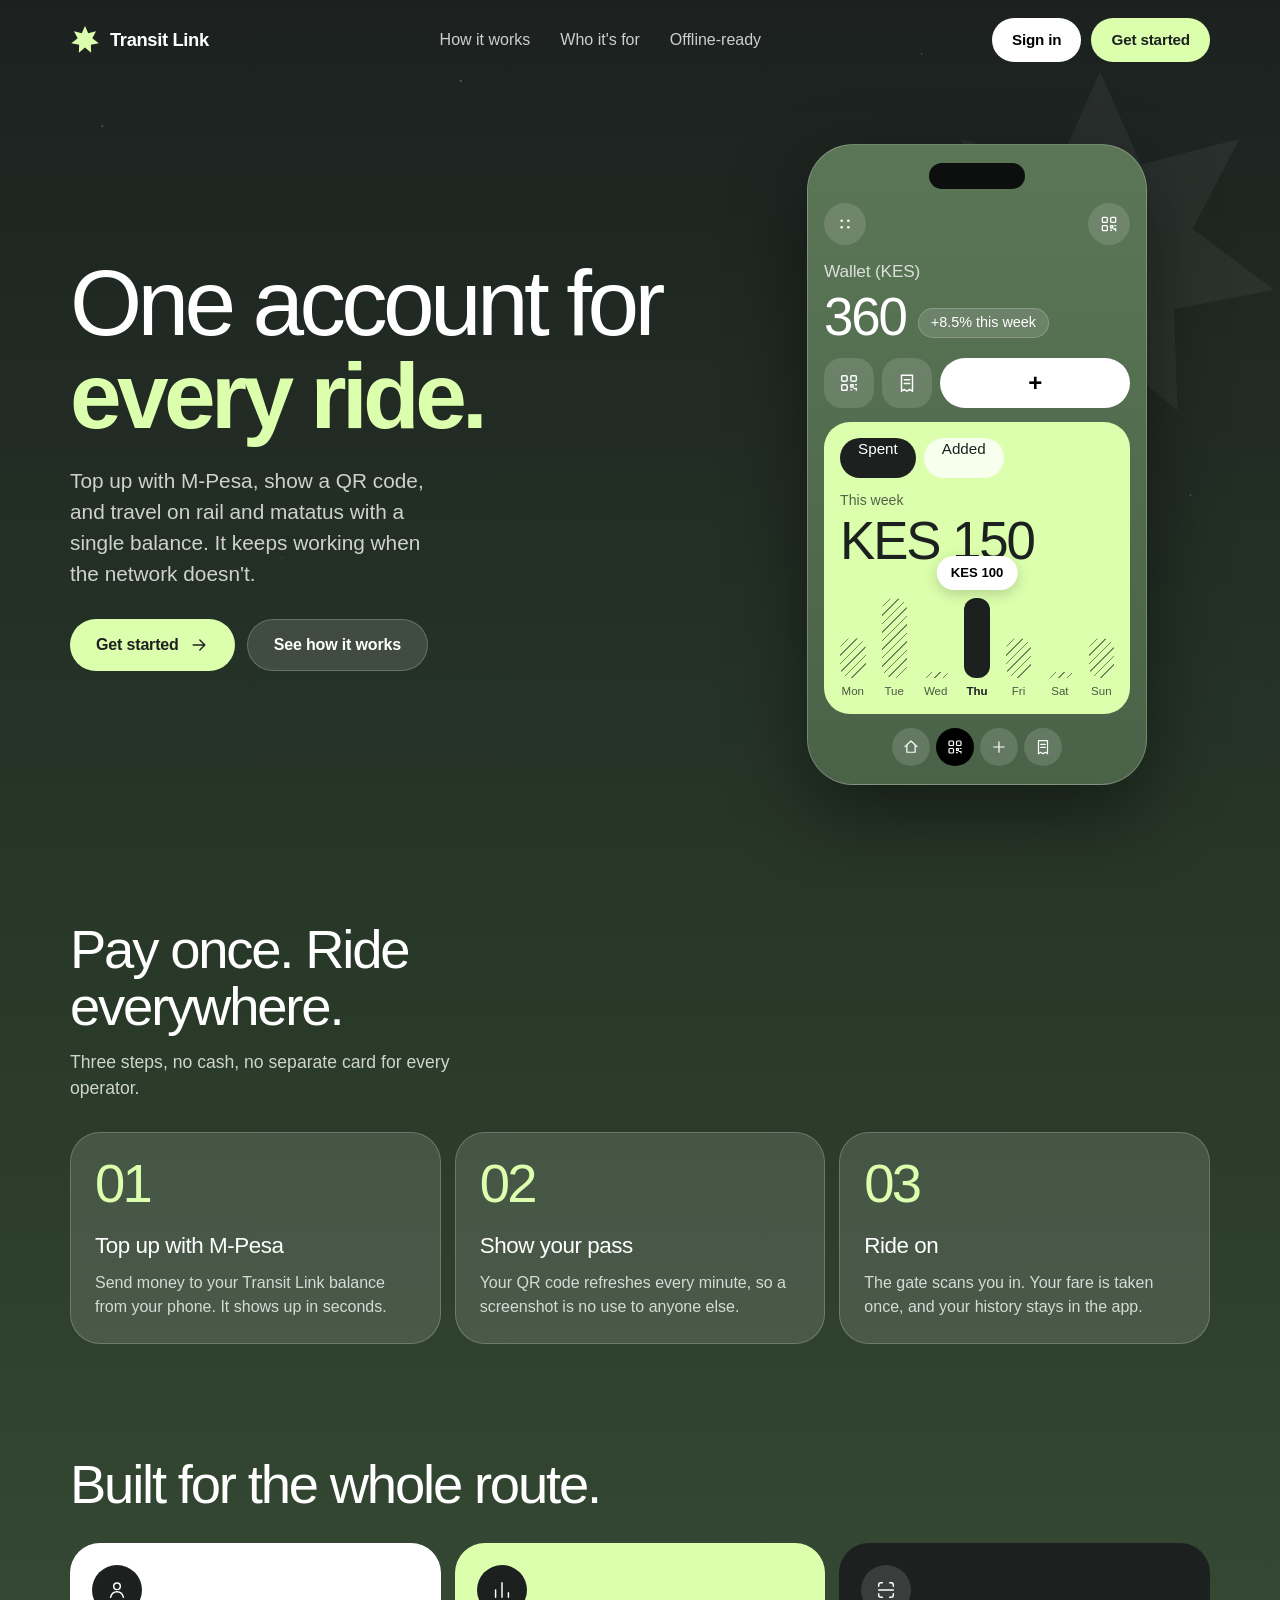
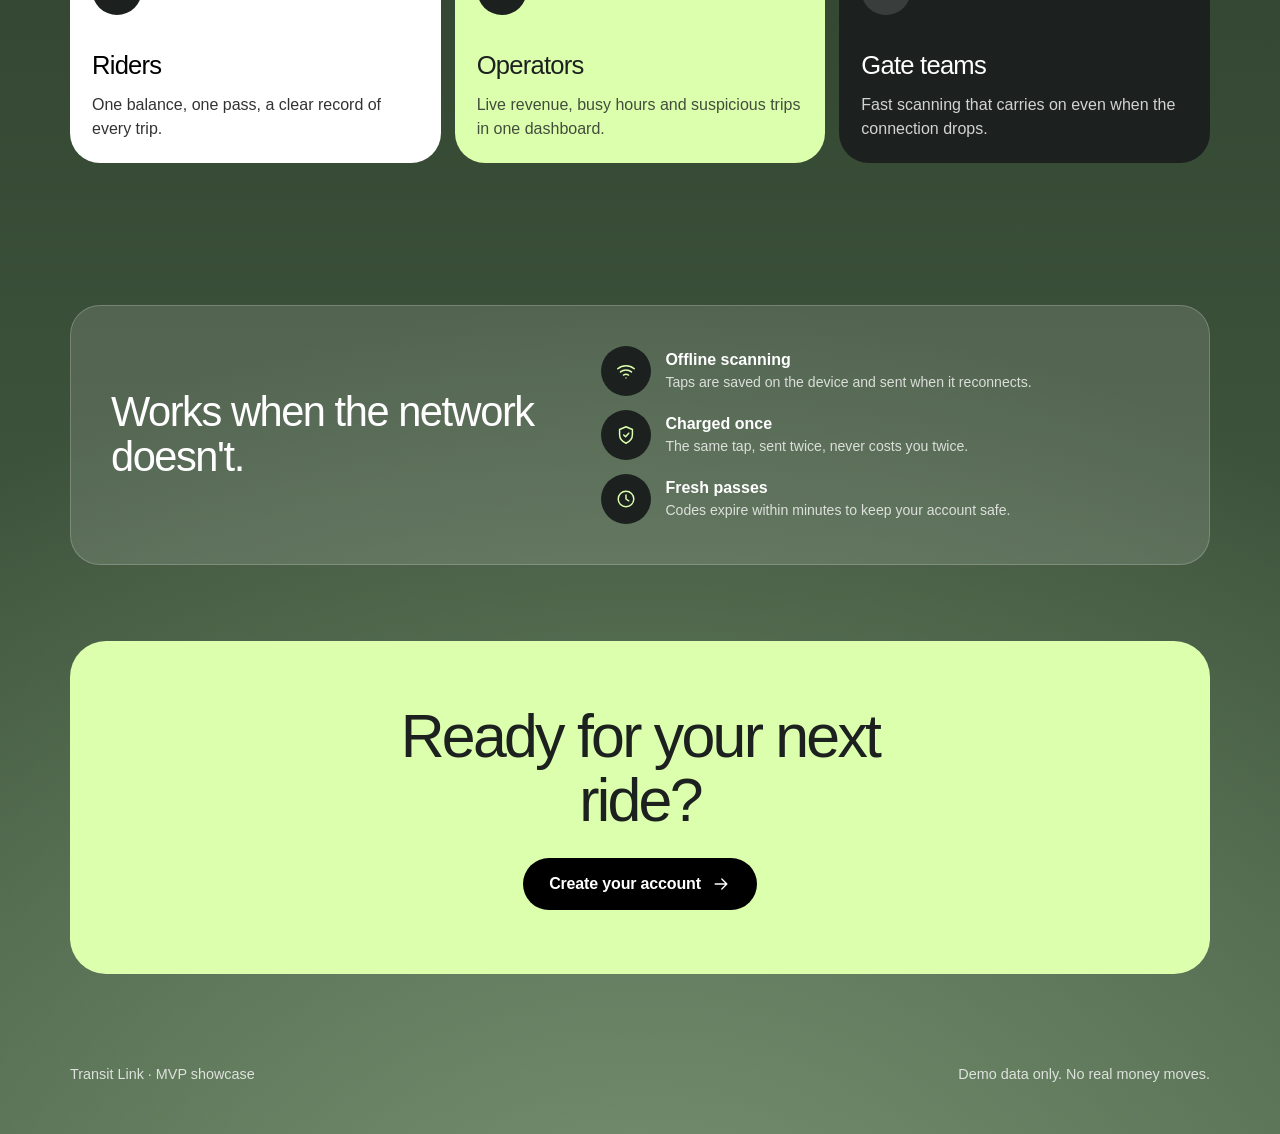
<file: transit-link/web/index.html>
<!doctype html>
<html lang="en">
<head>
  <meta charset="utf-8">
  <meta name="viewport" content="width=device-width, initial-scale=1, viewport-fit=cover">
  <title>Transit Link · One account for every ride</title>
  <meta name="description" content="Top up with M-Pesa, show a QR pass and ride rail and matatus on a single balance.">
  <meta name="theme-color" content="#1c2120">
  <link rel="stylesheet" href="shared/theme.css">
  <link rel="stylesheet" href="shared/site.css">
</head>
<body>
  <div class="lp">
    <header class="lp-nav">
      <a class="brand" href="/"><span class="mark" data-star="30"></span>Transit Link</a>
      <nav class="lp-links" aria-label="Sections">
        <a href="#how">How it works</a>
        <a href="#who">Who it's for</a>
        <a href="#offline">Offline-ready</a>
      </nav>
      <div class="lp-actions">
        <a id="nav-signin" class="btn btn-white btn-sm" href="/login/">Sign in</a>
        <a id="nav-start" class="btn btn-lime btn-sm" href="/login/?mode=signup">Get started</a>
      </div>
    </header>

    <main>
      <section class="hero">
        <span class="bg-star" data-star="380"></span>
        <div>
          <h1>One account for <b>every ride.</b></h1>
          <p class="lead">Top up with M-Pesa, show a QR code, and travel on rail and matatus with a single balance. It keeps working when the network doesn't.</p>
          <div class="ctas">
            <a id="hero-start" class="btn btn-lime" href="/login/?mode=signup">Get started <span data-icon="arrow" data-size="20"></span></a>
            <a class="btn btn-ghost" href="#how">See how it works</a>
          </div>
        </div>

        <div class="device-wrap" aria-hidden="true">
          <div class="device">
            <div class="notch"></div>
            <div class="dev-top"><span class="icon-btn sm" data-icon="dots" data-size="20"></span><span class="icon-btn sm" data-icon="qr" data-size="20"></span></div>
            <div class="label">Wallet (KES)</div>
            <div class="row" style="margin-top:6px;align-items:flex-end;gap:12px"><div class="display">360</div><span class="delta" style="margin-bottom:6px">+8.5% this week</span></div>
            <div class="dev-actions">
              <span class="icon-btn lg" data-icon="qr" data-size="22"></span>
              <span class="icon-btn lg" data-icon="receipt" data-size="22"></span>
              <span class="btn btn-white">+</span>
            </div>
            <div class="card card-lime">
              <div class="chips"><span class="chip" aria-pressed="true">Spent</span><span class="chip" aria-pressed="false">Added</span></div>
              <div class="small" style="margin-top:12px;opacity:.7">This week</div>
              <div class="display md" style="margin-top:4px">KES 150</div>
              <div id="mock-chart"></div>
            </div>
            <div class="dev-nav"><span data-icon="home" data-size="18"></span><span class="on" data-icon="qr" data-size="18"></span><span data-icon="plus" data-size="18"></span><span data-icon="receipt" data-size="18"></span></div>
          </div>
        </div>
      </section>

      <section id="how" class="section">
        <h2>Pay once. Ride everywhere.</h2>
        <p class="sub">Three steps, no cash, no separate card for every operator.</p>
        <div class="steps">
          <article class="step"><div class="n">01</div><h3>Top up with M-Pesa</h3><p>Send money to your Transit Link balance from your phone. It shows up in seconds.</p></article>
          <article class="step"><div class="n">02</div><h3>Show your pass</h3><p>Your QR code refreshes every minute, so a screenshot is no use to anyone else.</p></article>
          <article class="step"><div class="n">03</div><h3>Ride on</h3><p>The gate scans you in. Your fare is taken once, and your history stays in the app.</p></article>
        </div>
      </section>

      <section id="who" class="section">
        <h2>Built for the whole route.</h2>
        <div class="who">
          <article class="card card-white"><span class="icon-btn dark" data-icon="user"></span><div><h3>Riders</h3><p>One balance, one pass, a clear record of every trip.</p></div></article>
          <article class="card card-lime"><span class="icon-btn dark" data-icon="chart"></span><div><h3>Operators</h3><p>Live revenue, busy hours and suspicious trips in one dashboard.</p></div></article>
          <article class="card card-dark"><span class="icon-btn" data-icon="scan"></span><div><h3>Gate teams</h3><p>Fast scanning that carries on even when the connection drops.</p></div></article>
        </div>
      </section>

      <section id="offline" class="section">
        <div class="band">
          <h2>Works when the network doesn't.</h2>
          <div class="facts">
            <div class="fact"><span class="icon-btn" data-icon="wifi"></span><div><strong>Offline scanning</strong><div class="muted small">Taps are saved on the device and sent when it reconnects.</div></div></div>
            <div class="fact"><span class="icon-btn" data-icon="shield"></span><div><strong>Charged once</strong><div class="muted small">The same tap, sent twice, never costs you twice.</div></div></div>
            <div class="fact"><span class="icon-btn" data-icon="clock"></span><div><strong>Fresh passes</strong><div class="muted small">Codes expire within minutes to keep your account safe.</div></div></div>
          </div>
        </div>
      </section>

      <section class="section" style="padding-top:20px">
        <div class="cta">
          <h2>Ready for your next ride?</h2>
          <a id="cta-start" class="btn btn-black" href="/login/?mode=signup">Create your account <span data-icon="arrow" data-size="20"></span></a>
        </div>
      </section>
    </main>

    <footer class="foot"><span>Transit Link · MVP showcase</span><span>Demo data only. No real money moves.</span></footer>
  </div>

  <script src="shared/api.js"></script>
  <script src="shared/ui.js"></script>
  <script>
    mountIcons();
    barChart(document.getElementById('mock-chart'), {
      labels: ['Mon', 'Tue', 'Wed', 'Thu', 'Fri', 'Sat', 'Sun'],
      values: [50, 100, 0, 100, 50, 0, 50],
      selected: 3, fmt: function (v) { return 'KES ' + v; }, compact: false,
    });
    // Signed-in visitors get a shortcut straight back to their own screen.
    var s = Session.get();
    if (s) {
      var home = Session.home(s.role);
      var a = document.getElementById('nav-signin');
      a.textContent = 'Open app'; a.href = home;
      ['nav-start', 'hero-start', 'cta-start'].forEach(function (id) {
        var el = document.getElementById(id);
        if (id === 'nav-start') { el.style.display = 'none'; return; }
        el.href = home;
        el.firstChild.textContent = id === 'cta-start' ? 'Open your app ' : 'Open your app ';
      });
    }
  </script>
</body>
</html>
</file>
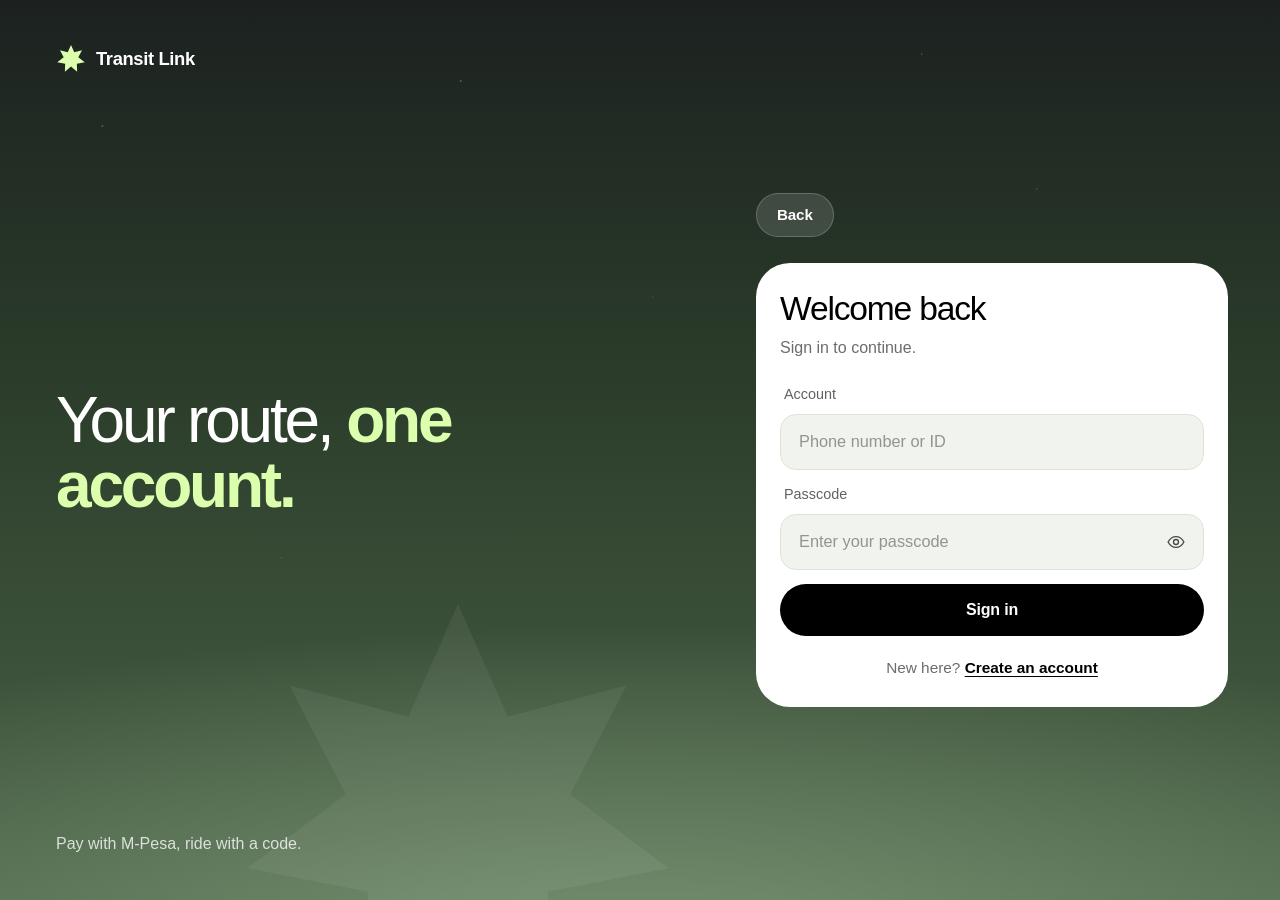
<file: transit-link/web/login/index.html>
<!doctype html>
<html lang="en">
<head>
  <meta charset="utf-8">
  <meta name="viewport" content="width=device-width, initial-scale=1, viewport-fit=cover">
  <title>Sign in · Transit Link</title>
  <meta name="theme-color" content="#1c2120">
  <link rel="stylesheet" href="../shared/theme.css">
  <link rel="stylesheet" href="../shared/site.css">
</head>
<body>
  <div class="auth">
    <aside class="auth-side">
      <a class="brand" href="/"><span class="mark" data-star="30"></span>Transit Link</a>
      <h2>Your route, <b>one account.</b></h2>
      <p class="muted">Pay with M-Pesa, ride with a code.</p>
      <span class="bg-star" data-star="460"></span>
    </aside>

    <main class="auth-main">
      <div class="auth-top">
        <a class="brand" href="/"><span class="mark" data-star="28"></span>Transit Link</a>
        <a class="btn btn-ghost btn-sm" href="/">Back</a>
      </div>

      <section class="card card-white auth-card" aria-labelledby="title">
        <h1 id="title">Welcome back</h1>
        <p class="muted intro" id="intro">Sign in to continue.</p>

        <form id="form" class="stack" novalidate>
          <div class="field hidden" id="f-name">
            <label for="name">Full name</label>
            <input class="input" id="name" autocomplete="name" placeholder="Your name">
          </div>
          <div class="field">
            <label for="ident" id="ident-label">Account</label>
            <input class="input" id="ident" autocomplete="username" autocapitalize="none" autocorrect="off" spellcheck="false" placeholder="Phone number or ID">
          </div>
          <div class="field">
            <label for="secret" id="secret-label">Passcode</label>
            <div class="input-wrap">
              <input class="input" id="secret" type="password" autocomplete="current-password" placeholder="Enter your passcode">
              <button class="reveal" id="reveal" type="button" aria-label="Show passcode"><span data-icon="eye" data-size="20"></span></button>
            </div>
          </div>
          <button class="btn btn-black btn-block" id="submit" type="submit">Sign in</button>
          <div id="msg" class="note hidden" role="alert"></div>
        </form>

        <p class="switch muted"><span id="switch-text">New here?</span> <a id="switch" href="?mode=signup">Create an account</a></p>
      </section>
    </main>
  </div>

  <script src="../shared/api.js"></script>
  <script src="../shared/ui.js"></script>
  <script src="app.js"></script>
</body>
</html>
</file>
<file: transit-link/web/shared/theme.css>
/* Transit Link UI theme.
   Palette, type and shapes follow the supplied design reference:
   lime #DCFFAD, white #FFFFFF, sage #7B9575, ink #1C2120, SF Pro Display, hatched fills, pill nav. */
:root {
  --lime: #dcffad;
  --white: #ffffff;
  --sage: #7b9575;
  --ink: #1c2120;
  --black: #000000;
  --forest: #2b3d2a;
  --moss: #4a6247;
  --text: #ffffff;
  --muted: rgba(255, 255, 255, 0.78);
  --line: rgba(255, 255, 255, 0.2);
  --glass: rgba(255, 255, 255, 0.13);
  --glass-strong: rgba(255, 255, 255, 0.24);
  --go: #7dbb3e;
  --stop: #e4572e;
  --font: "SF Pro Display", "SF Pro Text", -apple-system, BlinkMacSystemFont, "Inter", "Segoe UI", Roboto, "Helvetica Neue", Arial, sans-serif;
  --r-xl: 30px;
  --r-lg: 24px;
  --r-md: 16px;
}
* { box-sizing: border-box; }
html { background: var(--ink); min-height: 100%; -webkit-text-size-adjust: 100%; }
body {
  margin: 0; min-height: 100vh; color: var(--text); font-family: var(--font); font-size: 16px; line-height: 1.5;
  background:
    radial-gradient(130% 55% at 50% 108%, rgba(123, 149, 117, 0.95), rgba(123, 149, 117, 0) 70%),
    linear-gradient(180deg, var(--ink) 0%, var(--forest) 42%, var(--moss) 100%);
  background-repeat: no-repeat;
}
/* faint stars, like the reference backdrop */
body::before {
  content: ""; position: fixed; inset: 0; pointer-events: none; z-index: 0; opacity: .65;
  background-image:
    radial-gradient(1.4px 1.4px at 8% 14%, rgba(255,255,255,.55), transparent),
    radial-gradient(1px 1px at 22% 62%, rgba(255,255,255,.4), transparent),
    radial-gradient(1.6px 1.6px at 36% 9%, rgba(255,255,255,.5), transparent),
    radial-gradient(1px 1px at 51% 33%, rgba(255,255,255,.35), transparent),
    radial-gradient(1.4px 1.4px at 66% 78%, rgba(255,255,255,.4), transparent),
    radial-gradient(1px 1px at 81% 21%, rgba(255,255,255,.5), transparent),
    radial-gradient(1.6px 1.6px at 93% 55%, rgba(255,255,255,.35), transparent),
    radial-gradient(1px 1px at 14% 88%, rgba(255,255,255,.3), transparent),
    radial-gradient(1.2px 1.2px at 72% 6%, rgba(255,255,255,.45), transparent);
}
h1, h2, h3, p { margin: 0; }
a { color: inherit; }
button, input, select { font: inherit; }
:focus-visible { outline: 3px solid var(--lime); outline-offset: 3px; }
.card-white :focus-visible, .card-lime :focus-visible { outline-color: var(--ink); }
.hidden { display: none !important; }
.sr-only { position: absolute; width: 1px; height: 1px; overflow: hidden; clip: rect(0 0 0 0); white-space: nowrap; }
svg { display: block; }

/* ---------- layout ---------- */
.page { position: relative; z-index: 1; max-width: 560px; margin: 0 auto; padding: 14px 18px 132px; }
.appbar { display: flex; align-items: center; justify-content: space-between; gap: 12px; padding: 6px 0 20px; }
.appbar .mid { display: none; }
.stack > * + * { margin-top: 14px; }
.stack-lg > * + * { margin-top: 22px; }
.row { display: flex; align-items: center; gap: 12px; }
.row.wrap { flex-wrap: wrap; }
.spread { justify-content: space-between; }
.grow { flex: 1 1 0; min-width: 0; }

/* ---------- type ---------- */
.label { color: var(--muted); font-size: 1.08rem; font-weight: 400; letter-spacing: -.01em; }
.display { font-weight: 300; letter-spacing: -.04em; line-height: 1; font-variant-numeric: tabular-nums; }
.display.xl { font-size: clamp(3.4rem, 15vw, 5.6rem); }
.display.lg { font-size: clamp(2.6rem, 11vw, 3.6rem); }
.display.md { font-size: 2.4rem; }
.display small { font-size: .38em; font-weight: 400; letter-spacing: 0; margin-right: .3em; opacity: .75; }
.muted { color: var(--muted); }
.small { font-size: .88rem; }
.tnum { font-variant-numeric: tabular-nums; }
.card-white .muted, .card-lime .muted { color: rgba(28, 33, 32, .66); }

/* ---------- buttons ---------- */
.btn {
  display: inline-flex; align-items: center; justify-content: center; gap: 10px; height: 52px; padding: 0 26px;
  border: 0; border-radius: 999px; font-weight: 600; font-size: 1rem; letter-spacing: -.01em; cursor: pointer;
  text-decoration: none; transition: transform .15s ease, filter .15s ease; white-space: nowrap;
}
.btn:hover { filter: brightness(1.04); }
.btn:active { transform: scale(.98); }
.btn:disabled { opacity: .5; cursor: not-allowed; }
.btn-white { background: var(--white); color: var(--black); }
.btn-lime { background: var(--lime); color: var(--ink); }
.btn-black { background: var(--black); color: var(--white); }
.btn-ghost { background: var(--glass); color: var(--white); border: 1px solid var(--line); }
.btn-block { width: 100%; }
.btn-sm { height: 44px; padding: 0 20px; font-size: .95rem; }
.icon-btn {
  display: inline-grid; place-items: center; width: 50px; height: 50px; flex: none; border: 0; border-radius: 50%;
  background: var(--glass); color: var(--white); cursor: pointer; text-decoration: none; transition: background .15s;
}
.icon-btn:hover { background: var(--glass-strong); }
.icon-btn.dark { background: var(--ink); }
.icon-btn.sm { width: 42px; height: 42px; }
.icon-btn.lg { width: 58px; height: 58px; border-radius: 22px; }

/* ---------- cards ---------- */
.card { border-radius: var(--r-xl); padding: 22px; }
.card-white { background: var(--white); color: var(--black); }
.card-lime { background: var(--lime); color: var(--ink); }
.card-glass { background: var(--glass); border: 1px solid var(--line); }
.card-dark { background: var(--ink); color: var(--white); }
.card-stop { background: var(--stop); color: #fff; }

/* ---------- forms ---------- */
.field label { display: block; margin: 0 0 8px 4px; font-size: .9rem; color: var(--muted); }
.card-white .field label, .card-lime .field label { color: rgba(28, 33, 32, .7); }
.input {
  width: 100%; height: 56px; padding: 0 18px; color: var(--white); background: var(--glass);
  border: 1px solid var(--line); border-radius: var(--r-md); outline: none; font-size: 1.02rem;
}
.input::placeholder { color: rgba(255, 255, 255, .5); }
.input:focus { border-color: var(--lime); }
.card-white .input, .card-lime .input { color: var(--black); background: #f1f4ee; border-color: #dde4d6; }
.card-white .input::placeholder { color: rgba(28, 33, 32, .45); }
.card-white .input:focus { border-color: var(--ink); }
textarea.input { height: auto; min-height: 96px; padding: 14px 18px; resize: vertical; font-family: ui-monospace, Menlo, Consolas, monospace; font-size: .8rem; }
.input-wrap { position: relative; }
.input-wrap .input { padding-right: 58px; }
.input-wrap .reveal { position: absolute; right: 6px; top: 6px; width: 44px; height: 44px; border: 0; border-radius: 50%; background: transparent; color: inherit; cursor: pointer; display: grid; place-items: center; opacity: .7; }

.note { padding: 12px 16px; border-radius: var(--r-md); font-size: .94rem; background: var(--glass); border: 1px solid var(--line); }
.card-white .note, .card-lime .note { background: #f1f4ee; border-color: #dde4d6; color: var(--ink); }
.note.err { border-color: var(--stop); color: #ffd9cd; }
.card-white .note.err, .card-lime .note.err { color: #a8340f; background: #fff0ea; }
.note.ok { border-color: var(--go); }
.card-white .note.ok { color: #2b5a12; background: #eef9e0; }

/* ---------- chips, pills ---------- */
.chips { display: flex; gap: 8px; flex-wrap: wrap; }
.chip {
  height: 40px; padding: 0 18px; border: 0; border-radius: 999px; background: rgba(255, 255, 255, .78); color: var(--ink);
  font-weight: 500; font-size: .95rem; cursor: pointer;
}
.chip[aria-pressed="true"] { background: var(--ink); color: #fff; }
.card-white .chip { background: #eef2ea; }
.card-white .chip[aria-pressed="true"] { background: var(--ink); color: #fff; }
.delta { display: inline-flex; align-items: center; height: 30px; padding: 0 12px; border-radius: 999px; background: var(--glass); border: 1px solid var(--line); font-size: .9rem; white-space: nowrap; }
.pill { display: inline-flex; align-items: center; gap: 6px; height: 30px; padding: 0 12px; border-radius: 999px; font-size: .84rem; font-weight: 600; background: var(--glass); border: 1px solid var(--line); white-space: nowrap; }
.pill::before { content: ""; width: 8px; height: 8px; border-radius: 50%; background: var(--lime); }
.pill.off::before { background: var(--stop); }
.tag { display: inline-block; margin: 0 6px 6px 0; padding: 3px 12px; border-radius: 999px; font-size: .82rem; font-weight: 500; background: var(--ink); color: var(--lime); }

/* ---------- floating pill nav (mobile) ---------- */
.pillnav {
  position: fixed; left: 50%; bottom: calc(14px + env(safe-area-inset-bottom)); transform: translateX(-50%); z-index: 30;
  display: flex; gap: 8px; padding: 8px; border-radius: 999px; background: rgba(28, 33, 32, .55);
  -webkit-backdrop-filter: blur(16px); backdrop-filter: blur(16px); border: 1px solid var(--line);
}
.pillnav button { width: 54px; height: 54px; border: 0; border-radius: 50%; background: rgba(255, 255, 255, .12); color: #fff; cursor: pointer; display: grid; place-items: center; transition: background .15s; }
.pillnav button[aria-current="page"] { background: var(--black); }

/* ---------- hatched fills ---------- */
.hatch { background-image: repeating-linear-gradient(135deg, currentColor 0 1px, transparent 1px 7px); }
.meter { position: relative; height: 56px; border-radius: 20px; overflow: hidden; color: #b4bdb0; background-image: repeating-linear-gradient(135deg, currentColor 0 1px, transparent 1px 7px); }
.meter > i { position: absolute; inset: 0 auto 0 0; width: 0; background: var(--black); border-radius: 20px; transition: width 1s linear; }
.meter.thin { height: 14px; border-radius: 8px; }
.meter.thin > i { border-radius: 8px; }
.meter.on-dark { color: rgba(255,255,255,.35); }
.meter.on-dark > i { background: var(--lime); }

/* ---------- bar charts (hatched bars, one solid highlight, white tooltip) ---------- */
.bars { display: flex; align-items: stretch; gap: clamp(6px, 2.2vw, 16px); height: 200px; padding-top: 34px; }
.bars.compact { gap: 3px; height: 180px; }
.bar { flex: 1 1 0; min-width: 0; display: flex; flex-direction: column; align-items: center; gap: 8px; padding: 0; border: 0; background: none; color: inherit; cursor: pointer; font-size: .72rem; }
.bar-track { position: relative; flex: 1; width: 100%; display: flex; align-items: flex-end; }
.bar-fill { width: 100%; min-height: 6px; border-radius: 12px; color: rgba(28, 33, 32, .55); background-image: repeating-linear-gradient(135deg, currentColor 0 1px, transparent 1px 6px); transition: height .4s ease; }
.bars.compact .bar-fill { border-radius: 6px; }
.bar.on .bar-fill { background: var(--ink); background-image: none; }
.bar-label { height: 1em; line-height: 1; opacity: .75; white-space: nowrap; }
.bar.on .bar-label { opacity: 1; font-weight: 700; }
.tip { position: absolute; left: 50%; transform: translateX(-50%); padding: 7px 14px; border-radius: 999px; background: var(--white); color: var(--black); font-weight: 600; font-size: .82rem; white-space: nowrap; box-shadow: 0 4px 14px rgba(0, 0, 0, .18); pointer-events: none; }
.tip.first { left: 0; transform: none; }
.tip.last { left: auto; right: 0; transform: none; }
.card-white .bar-fill { color: rgba(28, 33, 32, .35); }

/* ---------- transaction rows (Expenses History style) ---------- */
.txns { list-style: none; margin: 0; padding: 0; }
.txn { display: grid; grid-template-columns: 1fr auto; gap: 4px 12px; padding: 18px 0; border-top: 1px solid var(--line); }
.txn:first-child { border-top: 0; padding-top: 6px; }
.txn .amt { font-size: clamp(2.2rem, 9vw, 3rem); font-weight: 300; letter-spacing: -.035em; line-height: 1.05; font-variant-numeric: tabular-nums; }
.txn .amt small { font-size: .4em; font-weight: 400; margin-right: .3em; opacity: .75; letter-spacing: 0; }
.txn .what { display: flex; align-items: center; gap: 10px; font-size: 1.08rem; min-width: 0; }
.txn .what span { overflow: hidden; text-overflow: ellipsis; white-space: nowrap; }
.dot { width: 14px; height: 14px; border-radius: 50%; flex: none; background: var(--black); border: 1px solid var(--line); }
.dot.in { background: var(--lime); border-color: var(--lime); }
.txn .side { display: flex; flex-direction: column; align-items: flex-end; justify-content: space-between; gap: 6px; }
.txn .when { font-size: 1.02rem; color: var(--muted); text-align: right; }
.empty { padding: 26px 8px; text-align: center; color: var(--muted); }

/* ---------- tiles ---------- */
.tiles { display: grid; grid-template-columns: repeat(auto-fit, minmax(150px, 1fr)); gap: 12px; }
.tile { position: relative; min-height: 132px; padding: 16px; border-radius: 26px; display: flex; flex-direction: column; justify-content: space-between; }
.tile .icon-btn { position: absolute; top: 14px; right: 14px; }
.tile .k { font-size: 1.02rem; padding-right: 54px; }
.tile .v { font-size: 2.2rem; font-weight: 300; letter-spacing: -.035em; font-variant-numeric: tabular-nums; line-height: 1; }
.tile.glass { background: var(--glass); border: 1px solid var(--line); }
.tile.lime { background: var(--lime); color: var(--ink); }
.tile.white { background: var(--white); color: var(--black); }

/* ---------- menu sheet ---------- */
.sheet-back { position: fixed; inset: 0; z-index: 50; background: rgba(0, 0, 0, .5); display: flex; align-items: flex-end; justify-content: center; }
.sheet { width: min(480px, 100%); padding: 22px 22px calc(22px + env(safe-area-inset-bottom)); border-radius: 30px 30px 0 0; background: var(--white); color: var(--black); }
@media (min-width: 700px) { .sheet-back { align-items: flex-start; justify-content: flex-start; } .sheet { margin: 78px 0 0 max(24px, calc((100vw - 1180px) / 2)); border-radius: 26px; width: 340px; } }

/* ---------- validator lamp ---------- */
.lamp { border-radius: var(--r-xl); padding: 26px 22px; text-align: center; background: var(--glass); border: 1px solid var(--line); transition: background .2s; }
.lamp h1 { font-size: clamp(1.7rem, 7vw, 2.3rem); font-weight: 500; letter-spacing: -.03em; }
.lamp.go { background: var(--lime); color: var(--ink); border-color: var(--lime); }
.lamp.warn { background: var(--white); color: var(--black); border-color: var(--white); }
.lamp.stop { background: var(--stop); color: #fff; border-color: var(--stop); }
.lamp.go .muted, .lamp.warn .muted { color: rgba(28, 33, 32, .7); }
.lamp.stop .muted { color: rgba(255, 255, 255, .9); }
.viewfinder { position: relative; border-radius: var(--r-xl); overflow: hidden; background: #000; aspect-ratio: 4 / 3; }
.viewfinder video { width: 100%; height: 100%; object-fit: cover; }
.viewfinder::after { content: ""; position: absolute; inset: 14%; border: 2px solid rgba(220, 255, 173, .85); border-radius: 22px; pointer-events: none; }

/* ---------- list rows (stations, payouts) ---------- */
.rows { list-style: none; margin: 0; padding: 0; }
.rows li { display: grid; grid-template-columns: 1fr auto; gap: 4px 14px; padding: 14px 0; border-top: 1px solid var(--line); }
.rows li:first-child { border-top: 0; }
.card-white .rows li { border-color: #e6ebe1; }
.rows .big { font-size: 1.6rem; font-weight: 300; letter-spacing: -.03em; font-variant-numeric: tabular-nums; text-align: right; }
.rows .meter { grid-column: 1 / -1; }

/* ---------- views: one at a time on phones, all at once on desktop ---------- */
.view:not(.active) { display: none; }
.only-desktop { display: none !important; }
@media (min-width: 1000px) {
  .page.wide { max-width: 1180px; padding-bottom: 56px; }
  .pillnav { display: none; }
  .view:not(.active) { display: block; }
  .only-mobile { display: none !important; }
  .only-desktop { display: initial !important; }
  .appbar .mid { display: flex; }
}
@media (prefers-reduced-motion: reduce) { * { transition: none !important; animation: none !important; } }

/* grid placement for transaction rows */
.txn .amt { grid-column: 1; grid-row: 1; }
.txn .what { grid-column: 1; grid-row: 2; }
.txn .side { grid-column: 2; grid-row: 1 / span 2; }
</file>
<file: transit-link/web/shared/site.css>
/* Landing page and sign-in page styles (the app screens use theme.css only). */
.brand { display: inline-flex; align-items: center; gap: 10px; font-weight: 600; font-size: 1.15rem; letter-spacing: -.02em; text-decoration: none; color: #fff; }
.brand .mark { color: var(--lime); display: grid; }

/* ---------- landing ---------- */
.lp { position: relative; z-index: 1; overflow-x: clip; }
.lp-nav { display: flex; align-items: center; justify-content: space-between; gap: 16px; max-width: 1180px; margin: 0 auto; padding: 18px 20px; }
.lp-links { display: none; gap: 30px; }
.lp-links a { text-decoration: none; color: var(--muted); font-size: 1rem; }
.lp-links a:hover { color: #fff; }
.lp-actions { display: flex; gap: 10px; align-items: center; }
.lp-actions .btn-lime { display: none; }

.hero { position: relative; max-width: 1180px; margin: 0 auto; padding: 30px 20px 48px; display: grid; gap: 44px; }
.hero h1 { font-size: clamp(3rem, 11vw, 5.8rem); font-weight: 300; letter-spacing: -.05em; line-height: 1; }
.hero h1 b { font-weight: 600; color: var(--lime); }
.hero .lead { margin-top: 22px; max-width: 32ch; font-size: clamp(1.1rem, 3.6vw, 1.3rem); color: var(--muted); }
.hero .ctas { display: flex; flex-wrap: wrap; gap: 12px; margin-top: 30px; }
.hero .bg-star { position: absolute; right: -60px; top: -20px; width: 380px; color: rgba(255, 255, 255, .05); pointer-events: none; }

.device-wrap { position: relative; display: grid; place-items: center; }
.device {
  position: relative; width: min(340px, 100%); padding: 18px 16px 18px; border-radius: 46px; border: 1px solid rgba(255, 255, 255, .22);
  background: linear-gradient(180deg, #5b7657 0%, #4a6247 100%); box-shadow: 0 30px 80px rgba(0, 0, 0, .45);
}
.device .notch { width: 96px; height: 26px; margin: 0 auto 14px; border-radius: 999px; background: #0c0f0e; }
.device .dev-top { display: flex; justify-content: space-between; margin-bottom: 14px; }
.device .display { font-size: 3.3rem; }
.device .dev-actions { display: flex; gap: 8px; margin: 14px 0; }
.device .dev-actions .icon-btn.lg { width: 50px; height: 50px; border-radius: 18px; }
.device .dev-actions .btn { flex: 1; height: 50px; font-size: 1.5rem; }
.device .card-lime { padding: 16px; border-radius: 26px; }
.device .bars { height: 130px; padding-top: 30px; }
.device .dev-nav { display: flex; justify-content: center; gap: 6px; margin-top: 14px; }
.device .dev-nav span { width: 38px; height: 38px; border-radius: 50%; display: grid; place-items: center; background: rgba(255, 255, 255, .14); }
.device .dev-nav span.on { background: #000; }
.badge-preview { position: absolute; left: 50%; bottom: -14px; transform: translateX(-50%); }

.section { max-width: 1180px; margin: 0 auto; padding: 56px 20px; }
.section > h2 { font-size: clamp(2.1rem, 6.4vw, 3.4rem); font-weight: 300; letter-spacing: -.04em; line-height: 1.05; max-width: 18ch; }
.section > .sub { margin-top: 14px; color: var(--muted); font-size: 1.1rem; max-width: 46ch; }
.steps, .who { display: grid; gap: 14px; margin-top: 30px; }
.step { padding: 24px; border-radius: var(--r-xl); background: var(--glass); border: 1px solid var(--line); }
.step .n { font-size: 3.4rem; font-weight: 300; letter-spacing: -.05em; line-height: 1; color: var(--lime); }
.step h3 { margin-top: 18px; font-size: 1.4rem; font-weight: 500; letter-spacing: -.02em; }
.step p { margin-top: 8px; color: var(--muted); }
.who .card { min-height: 220px; display: flex; flex-direction: column; justify-content: space-between; gap: 22px; }
.who h3 { font-size: 1.6rem; font-weight: 500; letter-spacing: -.03em; }
.who p { margin-top: 8px; opacity: .8; }
.band { margin-top: 30px; padding: 28px; border-radius: var(--r-xl); background: var(--glass); border: 1px solid var(--line); display: grid; gap: 26px; }
.band h2 { font-size: clamp(1.8rem, 5vw, 2.6rem); font-weight: 300; letter-spacing: -.035em; line-height: 1.08; }
.facts { display: grid; gap: 14px; }
.fact { display: grid; grid-template-columns: auto 1fr; gap: 14px; align-items: center; }
.fact .icon-btn { background: var(--ink); color: var(--lime); }
.cta { text-align: center; padding: clamp(32px, 7vw, 64px) 22px; border-radius: 36px; background: var(--lime); color: var(--ink); }
.cta h2 { font-size: clamp(2.2rem, 7vw, 3.8rem); font-weight: 300; letter-spacing: -.045em; line-height: 1.05; margin: 0 auto; max-width: 16ch; }
.cta .btn { margin-top: 26px; }
.foot { max-width: 1180px; margin: 0 auto; padding: 34px 20px 48px; display: flex; flex-wrap: wrap; justify-content: space-between; gap: 10px; color: var(--muted); font-size: .9rem; }

@media (min-width: 700px) {
  .steps, .who { grid-template-columns: repeat(3, 1fr); }
  .lp-actions .btn-lime { display: inline-flex; }
  .facts { grid-template-columns: repeat(3, 1fr); }
}
@media (min-width: 900px) {
  .hero { grid-template-columns: 1.15fr .85fr; align-items: center; padding-top: 64px; padding-bottom: 80px; }
  .lp-links { display: flex; }
  .band { grid-template-columns: .9fr 1.1fr; align-items: center; padding: 40px; }
  .facts { grid-template-columns: 1fr; }
}

/* ---------- sign in ---------- */
.auth { position: relative; z-index: 1; min-height: 100vh; display: grid; }
.auth-side { display: none; }
.auth-main { display: flex; flex-direction: column; justify-content: center; gap: 26px; width: 100%; max-width: 480px; margin: 0 auto; padding: 22px 18px 40px; }
.auth-card { padding: 28px 24px; border-radius: 34px; }
.auth-card h1 { font-size: 2.1rem; font-weight: 500; letter-spacing: -.035em; line-height: 1.1; }
.auth-card .intro { margin: 8px 0 24px; }
.auth-card .switch { margin-top: 20px; text-align: center; font-size: .96rem; }
.auth-card .switch a { color: var(--black); font-weight: 600; text-underline-offset: 3px; }
.auth-top { display: flex; justify-content: space-between; align-items: center; }
@media (min-width: 900px) {
  .auth { grid-template-columns: 1.1fr .9fr; }
  .auth-side { display: flex; flex-direction: column; justify-content: space-between; padding: 44px 56px; position: relative; overflow: hidden; }
  .auth-side h2 { font-size: clamp(3rem, 5vw, 4.6rem); font-weight: 300; letter-spacing: -.05em; line-height: 1.02; max-width: 12ch; }
  .auth-side h2 b { font-weight: 600; color: var(--lime); }
  .auth-side .bg-star { position: absolute; right: 56px; bottom: -150px; width: 420px; color: rgba(255, 255, 255, .06); }
  .auth-main { padding: 44px; max-width: 560px; }
  .auth-top .brand { display: none; }
}
</file>
